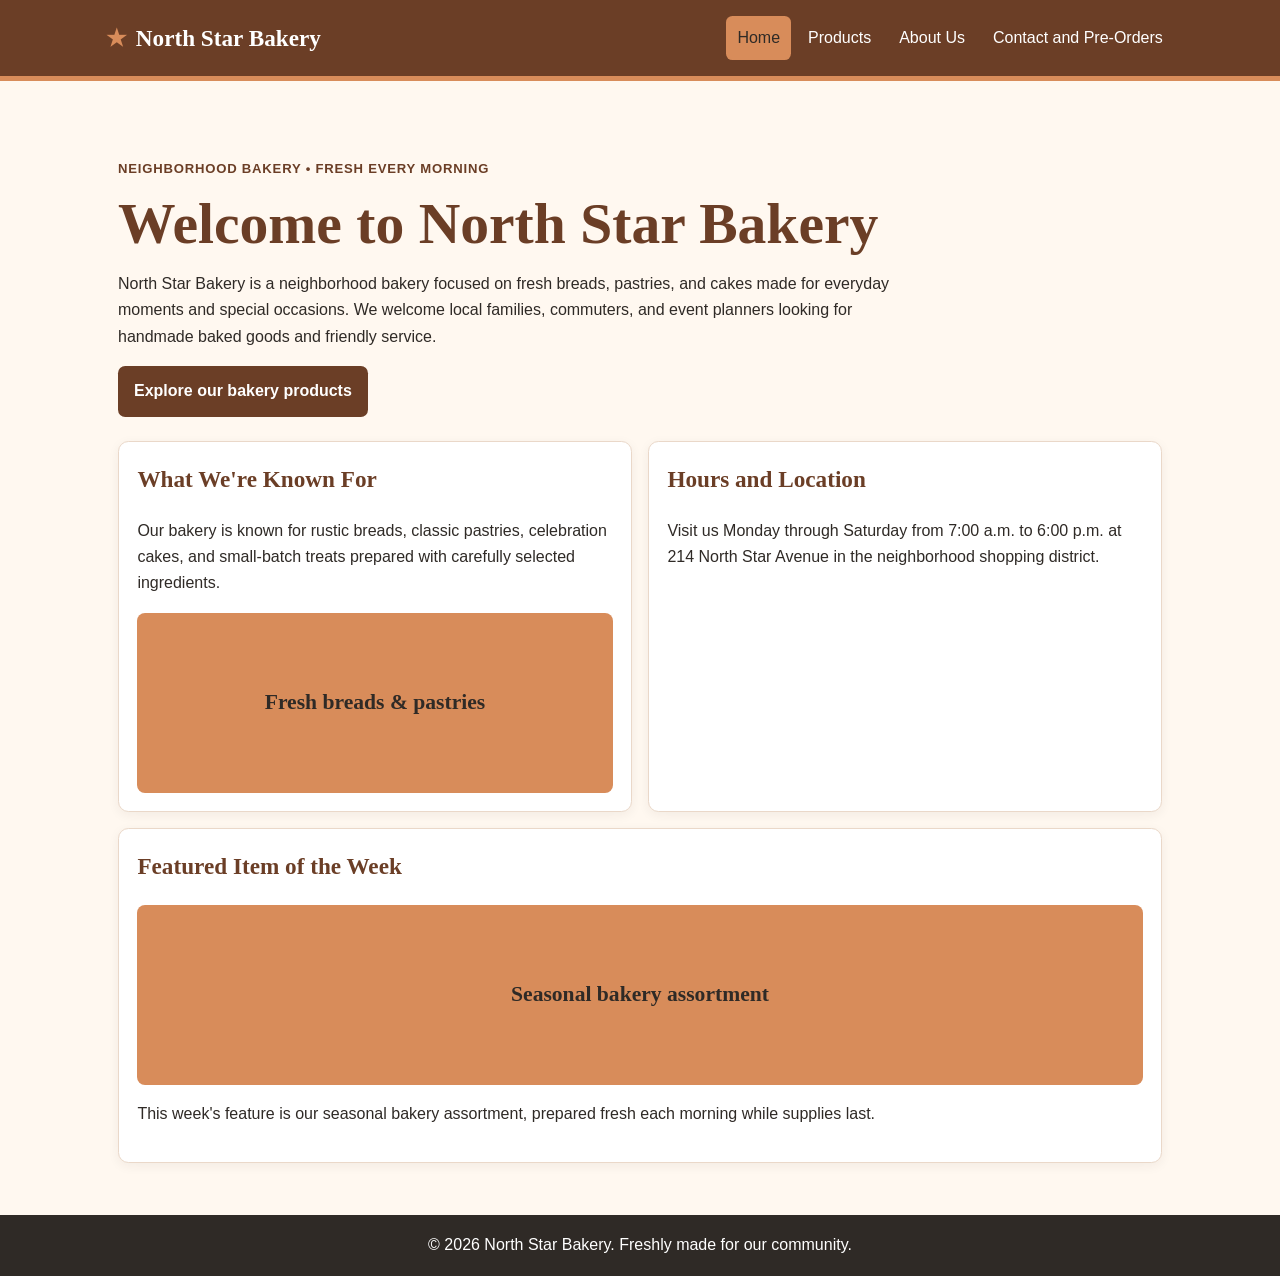
<file: index.html>
<!DOCTYPE html>
<html lang="en">
<head>
  <meta charset="UTF-8">
  <meta name="viewport" content="width=device-width, initial-scale=1.0">
  <title>North Star Bakery | Home</title>
  <link rel="stylesheet" href="styles.css">
  <script src="script.js" defer></script>
</head>
<body>
<header>
  <div class="header-inner">
    <div class="brand" aria-label="North Star Bakery">
      <span class="brand-mark" aria-hidden="true">★</span>
      <span>North Star Bakery</span>
    </div>
    <nav aria-label="Primary navigation">
      <ul>
        <li><a href="index.html" aria-current="page">Home</a></li>
        <li><a href="products.html">Products</a></li>
        <li><a href="about.html">About Us</a></li>
        <li><a href="contact.html">Contact and Pre-Orders</a></li>
      </ul>
    </nav>
  </div>
</header>

<main>
  <section class="hero">
    <p class="eyebrow">Neighborhood bakery • Fresh every morning</p>
    <h1>Welcome to North Star Bakery</h1>
    <p>North Star Bakery is a neighborhood bakery focused on fresh breads, pastries, and cakes made for everyday moments and special occasions. We welcome local families, commuters, and event planners looking for handmade baked goods and friendly service.</p>
    <a class="button-link" href="products.html">Explore our bakery products</a>
  </section>

  <div class="card-grid">
    <section class="card">
      <h2>What We're Known For</h2>
      <p>Our bakery is known for rustic breads, classic pastries, celebration cakes, and small-batch treats prepared with carefully selected ingredients.</p>
      <div class="media-placeholder" role="img" aria-label="North Star Bakery storefront with breads and pastries displayed in the front window">Fresh breads & pastries</div>
    </section>

    <section class="card">
      <h2>Hours and Location</h2>
      <p>Visit us Monday through Saturday from 7:00 a.m. to 6:00 p.m. at 214 North Star Avenue in the neighborhood shopping district.</p>
    </section>

    <section class="card">
      <h2>Featured Item of the Week</h2>
      <div class="media-placeholder featured" role="img" aria-label="Featured selection of fresh baked goods from North Star Bakery">Seasonal bakery assortment</div>
      <p>This week's feature is our seasonal bakery assortment, prepared fresh each morning while supplies last.</p>
    </section>
  </div>
</main>

<footer><p>&copy; 2026 North Star Bakery. Freshly made for our community.</p></footer>
</body>
</html>
</file>
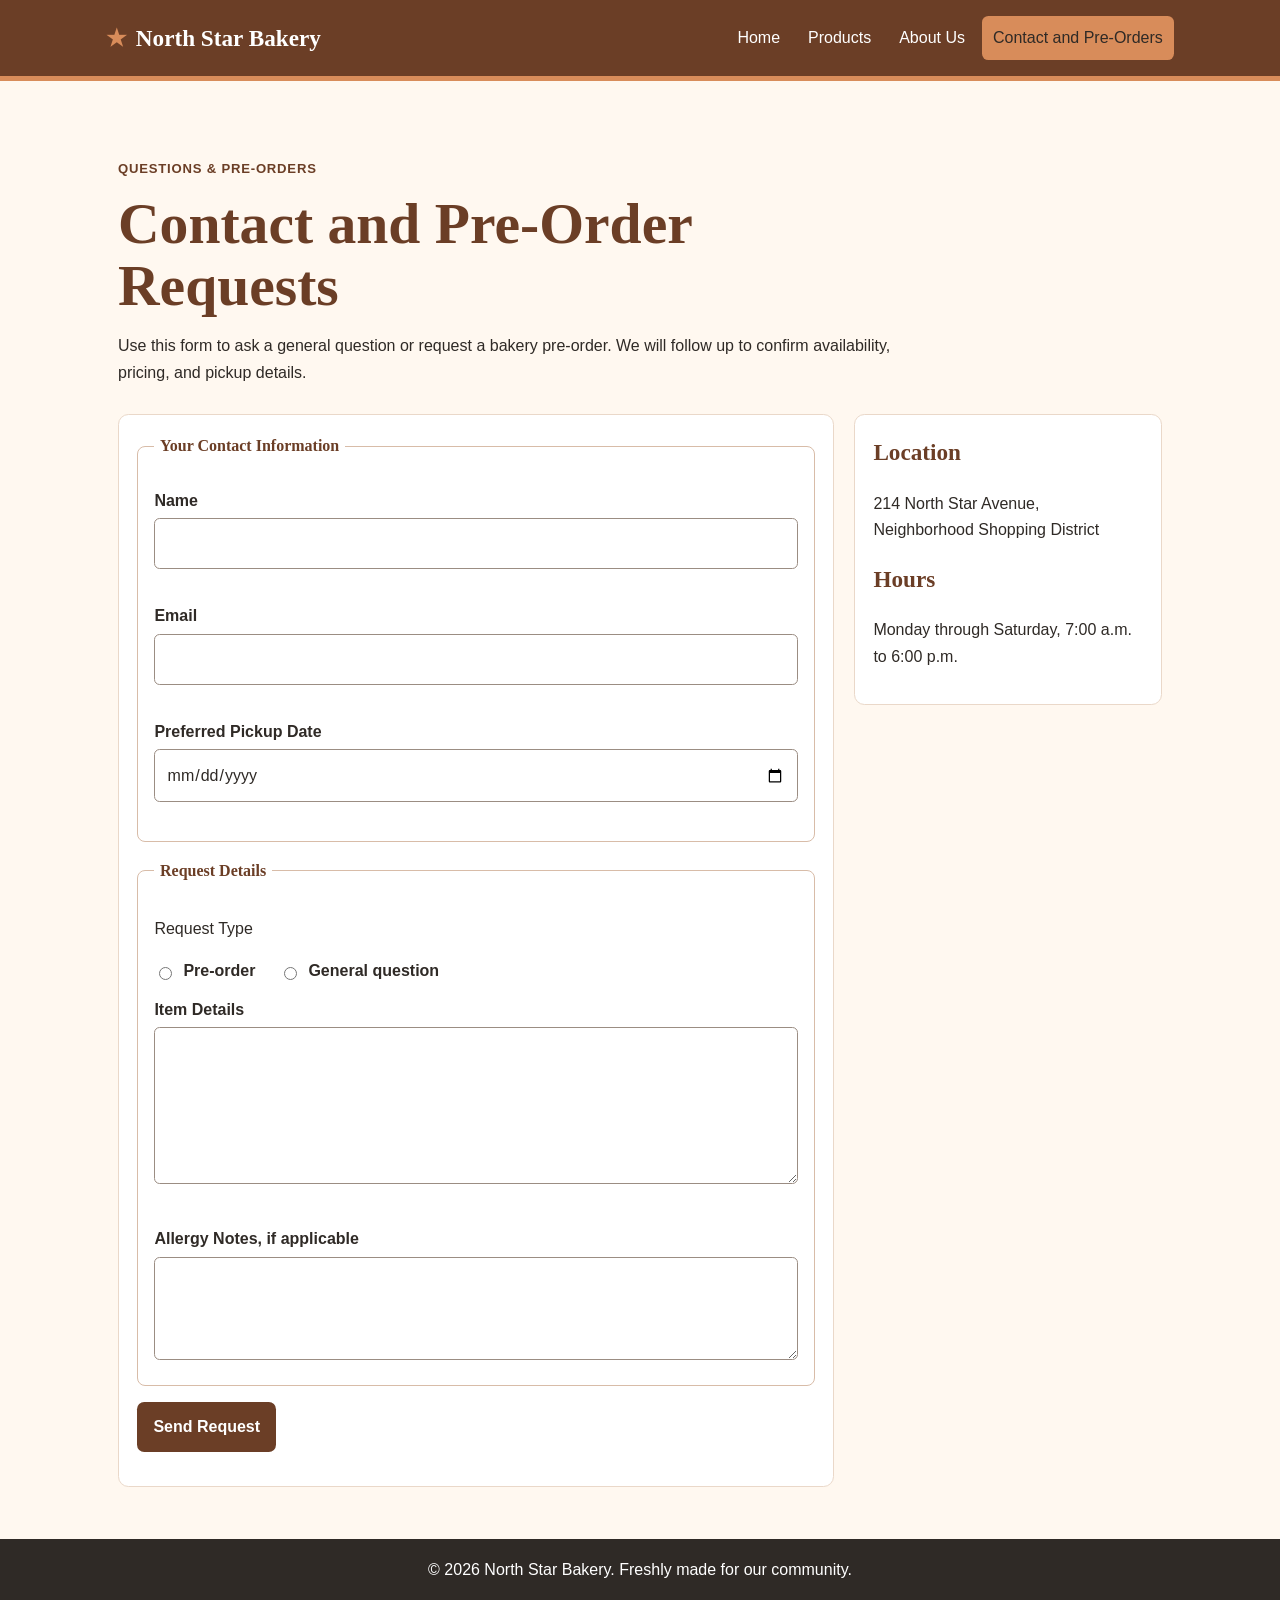
<file: contact.html>
<!DOCTYPE html>
<html lang="en">
<head>
  <meta charset="UTF-8">
  <meta name="viewport" content="width=device-width, initial-scale=1.0">
  <title>North Star Bakery | Contact and Pre-Orders</title>
  <link rel="stylesheet" href="styles.css">
  <script src="script.js" defer></script>
</head>
<body>
<header>
  <div class="header-inner">
    <div class="brand" aria-label="North Star Bakery"><span class="brand-mark" aria-hidden="true">★</span><span>North Star Bakery</span></div>
    <nav aria-label="Primary navigation">
      <ul>
        <li><a href="index.html">Home</a></li>
        <li><a href="products.html">Products</a></li>
        <li><a href="about.html">About Us</a></li>
        <li><a href="contact.html" aria-current="page">Contact and Pre-Orders</a></li>
      </ul>
    </nav>
  </div>
</header>
<main>
  <section class="hero compact">
    <p class="eyebrow">Questions & pre-orders</p>
    <h1>Contact and Pre-Order Requests</h1>
    <p>Use this form to ask a general question or request a bakery pre-order. We will follow up to confirm availability, pricing, and pickup details.</p>
  </section>

  <div class="contact-layout">
    <form action="#" method="post" novalidate>
      <fieldset>
        <legend>Your Contact Information</legend>
        <label for="name">Name</label>
        <input type="text" id="name" name="name" required>
        <p id="name-error" class="field-error" aria-live="polite"></p>
        <label for="email">Email</label>
        <input type="email" id="email" name="email" required>
        <p id="email-error" class="field-error" aria-live="polite"></p>
        <label for="pickup-date">Preferred Pickup Date</label>
        <input type="date" id="pickup-date" name="pickup-date" required>
        <p id="pickup-date-error" class="field-error" aria-live="polite"></p>
      </fieldset>
      <fieldset>
        <legend>Request Details</legend>
        <p>Request Type</p>
        <div class="radio-row">
          <input type="radio" id="preorder" name="request-type" value="pre-order" required>
          <label for="preorder">Pre-order</label>
          <input type="radio" id="question" name="request-type" value="general-question">
          <label for="question">General question</label>
        </div>
        <label for="item-details">Item Details</label>
        <textarea id="item-details" name="item-details" rows="5" required></textarea>
        <p id="item-details-error" class="field-error" aria-live="polite"></p>
        <label for="allergy-notes">Allergy Notes, if applicable</label>
        <textarea id="allergy-notes" name="allergy-notes" rows="3"></textarea>
      </fieldset>
      <button type="submit">Send Request</button>
      <p id="form-status" class="feedback-message" aria-live="polite"></p>
    </form>

    <aside class="info-panel">
      <section><h2>Location</h2><p>214 North Star Avenue, Neighborhood Shopping District</p></section>
      <section><h2>Hours</h2><p>Monday through Saturday, 7:00 a.m. to 6:00 p.m.</p></section>
    </aside>
  </div>
</main>
<footer><p>&copy; 2026 North Star Bakery. Freshly made for our community.</p></footer>
</body>
</html>
</file>
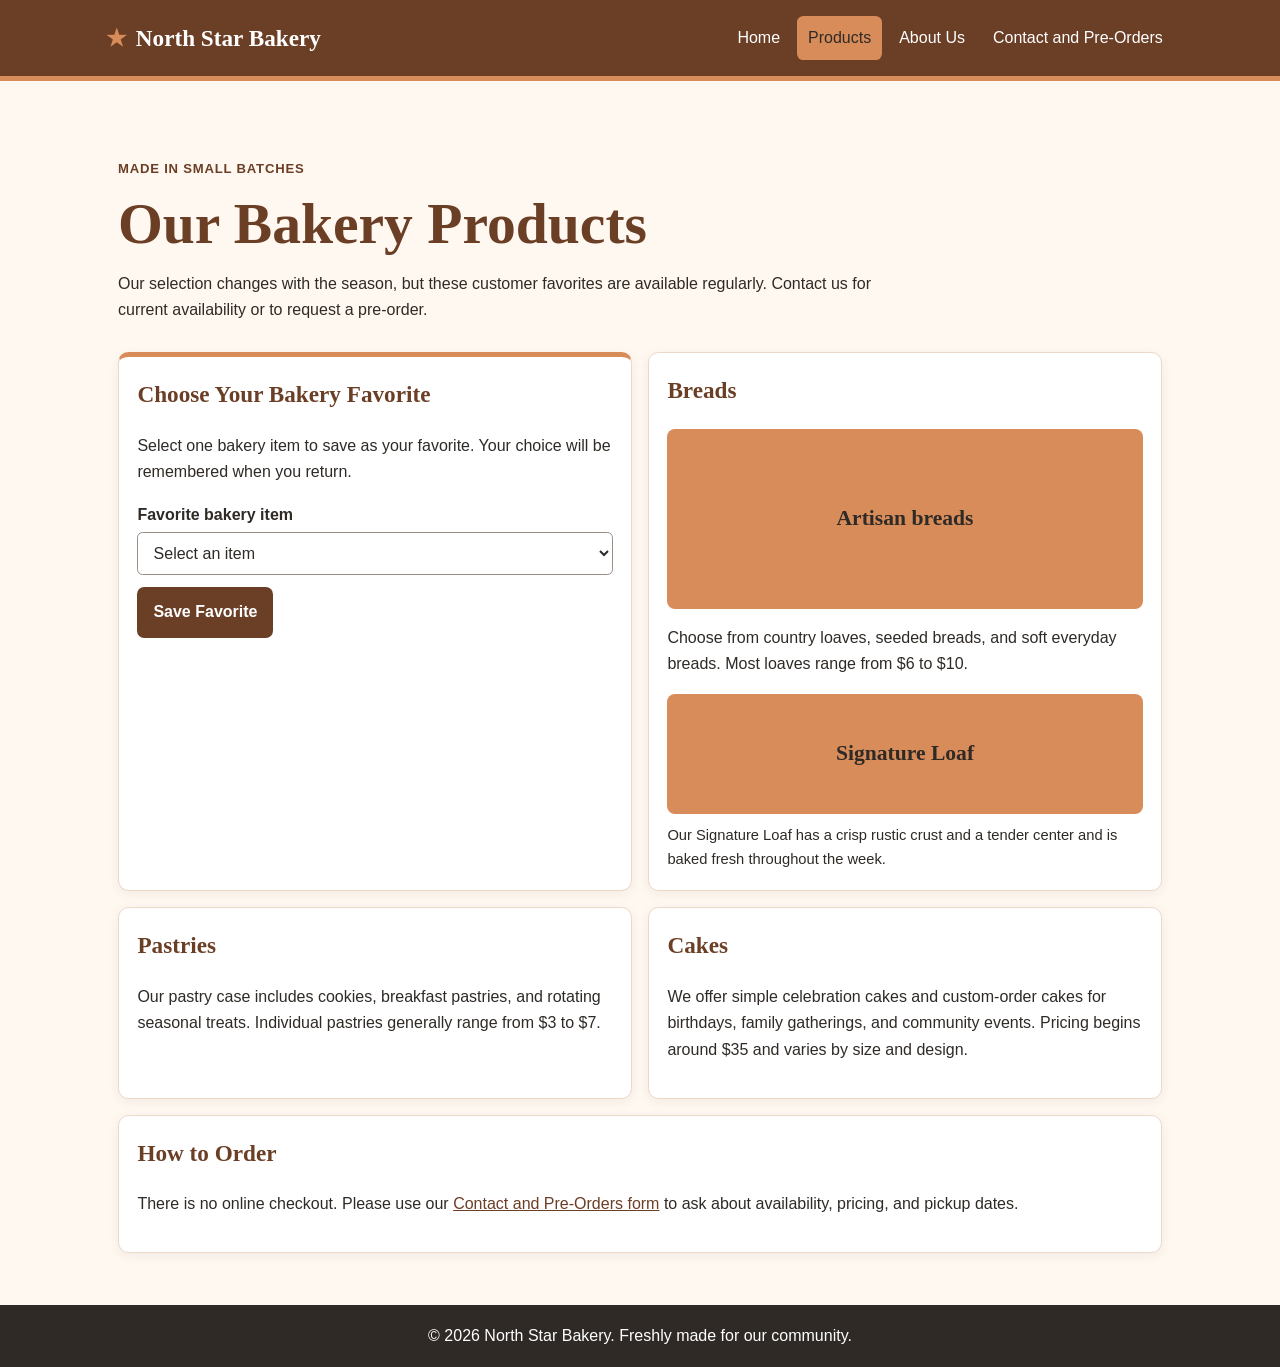
<file: products.html>
<!DOCTYPE html>
<html lang="en">
<head>
  <meta charset="UTF-8">
  <meta name="viewport" content="width=device-width, initial-scale=1.0">
  <title>North Star Bakery | Products</title>
  <link rel="stylesheet" href="styles.css">
  <script src="script.js" defer></script>
</head>
<body>
<header>
  <div class="header-inner">
    <div class="brand" aria-label="North Star Bakery"><span class="brand-mark" aria-hidden="true">★</span><span>North Star Bakery</span></div>
    <nav aria-label="Primary navigation">
      <ul>
        <li><a href="index.html">Home</a></li>
        <li><a href="products.html" aria-current="page">Products</a></li>
        <li><a href="about.html">About Us</a></li>
        <li><a href="contact.html">Contact and Pre-Orders</a></li>
      </ul>
    </nav>
  </div>
</header>
<main>
  <section class="hero compact">
    <p class="eyebrow">Made in small batches</p>
    <h1>Our Bakery Products</h1>
    <p>Our selection changes with the season, but these customer favorites are available regularly. Contact us for current availability or to request a pre-order.</p>
  </section>

  <div class="card-grid products">

    <section class="card favorite-feature" aria-labelledby="favorite-heading">
      <h2 id="favorite-heading">Choose Your Bakery Favorite</h2>
      <p>Select one bakery item to save as your favorite. Your choice will be remembered when you return.</p>

      <label for="favorite-product">Favorite bakery item</label>
      <select id="favorite-product" name="favorite-product">
        <option value="">Select an item</option>
      </select>

      <button type="button" id="save-favorite">Save Favorite</button>
      <p id="favorite-result" class="feedback-message" aria-live="polite"></p>
    </section>

    <section class="card">
      <h2>Breads</h2>
      <div class="media-placeholder" role="img" aria-label="Assortment of artisan bread loaves displayed at North Star Bakery">Artisan breads</div>
      <p>Choose from country loaves, seeded breads, and soft everyday breads. Most loaves range from $6 to $10.</p>
      <figure>
        <div class="media-placeholder small" role="img" aria-label="North Star Bakery signature rustic loaf resting on a cloth">Signature Loaf</div>
        <figcaption>Our Signature Loaf has a crisp rustic crust and a tender center and is baked fresh throughout the week.</figcaption>
      </figure>
    </section>
    <section class="card"><h2>Pastries</h2><p>Our pastry case includes cookies, breakfast pastries, and rotating seasonal treats. Individual pastries generally range from $3 to $7.</p></section>
    <section class="card"><h2>Cakes</h2><p>We offer simple celebration cakes and custom-order cakes for birthdays, family gatherings, and community events. Pricing begins around $35 and varies by size and design.</p></section>
    <section class="card"><h2>How to Order</h2><p>There is no online checkout. Please use our <a href="contact.html">Contact and Pre-Orders form</a> to ask about availability, pricing, and pickup dates.</p></section>
  </div>
</main>
<footer><p>&copy; 2026 North Star Bakery. Freshly made for our community.</p></footer>
</body>
</html>
</file>
<file: styles.css>
/* North Star Bakery — Touchstone 3
   Mobile-first visual system: 4 colors, 2 font families, Flexbox + media query. */
:root {
  --cream: #FFF8F0;
  --brown: #6B3E26;
  --peach: #D88C5A;
  --charcoal: #2F2A26;
  --white: #FFFFFF;
}

* { box-sizing: border-box; }

body {
  margin: 0;
  background: var(--cream);
  color: var(--charcoal);
  font-family: Arial, Helvetica, sans-serif;
  font-size: 1rem;
  line-height: 1.65;
}

h1, h2, legend, .brand {
  font-family: Georgia, "Times New Roman", serif;
  color: var(--brown);
}

h1 { font-size: clamp(2rem, 8vw, 3.6rem); line-height: 1.08; margin: .25rem 0 1rem; }
h2 { font-size: 1.45rem; margin-top: 0; }
a { color: var(--brown); }
a:focus-visible, button:focus-visible, input:focus-visible, textarea:focus-visible { outline: 3px solid var(--peach); outline-offset: 3px; }

header {
  background: var(--brown);
  color: var(--white);
  border-bottom: 5px solid var(--peach);
}

.header-inner {
  max-width: 1100px;
  margin: 0 auto;
  padding: 1rem;
  display: flex;
  flex-direction: column;
  gap: 1rem;
}

.brand { color: var(--white); font-size: 1.45rem; font-weight: 700; display: flex; align-items: center; gap: .55rem; }
.brand-mark { color: var(--peach); }

nav ul { list-style: none; padding: 0; margin: 0; display: flex; flex-direction: column; gap: .35rem; }
nav a { display: block; color: var(--white); text-decoration: none; padding: .55rem .7rem; border-radius: .4rem; }
nav a:hover, nav a[aria-current="page"] { background: var(--peach); color: var(--charcoal); }

main { max-width: 1100px; margin: 0 auto; padding: 1.25rem; }
.hero { padding: 2.25rem 0 1.5rem; max-width: 780px; }
.hero.compact { padding-bottom: .75rem; }
.eyebrow { color: var(--brown); font-weight: 700; letter-spacing: .06em; text-transform: uppercase; font-size: .82rem; }

.button-link, button {
  display: inline-block;
  background: var(--brown);
  color: var(--white);
  border: 0;
  border-radius: .45rem;
  padding: .75rem 1rem;
  font: inherit;
  font-weight: 700;
  text-decoration: none;
  cursor: pointer;
}
.button-link:hover, button:hover { background: var(--peach); color: var(--charcoal); }

.card-grid { display: flex; flex-direction: column; gap: 1rem; padding-bottom: 1.5rem; }
.card {
  background: var(--white);
  border: 1px solid #ead8c9;
  border-radius: .65rem;
  padding: 1.15rem;
  box-shadow: 0 3px 12px rgba(47,42,38,.06);
  flex: 1 1 260px;
}

.media-placeholder {
  min-height: 180px;
  border-radius: .5rem;
  background: var(--peach);
  color: var(--charcoal);
  display: flex;
  align-items: center;
  justify-content: center;
  text-align: center;
  font-family: Georgia, "Times New Roman", serif;
  font-size: 1.35rem;
  font-weight: 700;
  padding: 1rem;
}
.media-placeholder.small { min-height: 120px; }
figure { margin: 1rem 0 0; }
figcaption { margin-top: .6rem; font-size: .92rem; }

video { width: 100%; max-width: 100%; border-radius: .5rem; background: var(--charcoal); }
.note { font-size: .9rem; }

.contact-layout { display: flex; flex-direction: column; gap: 1.25rem; padding-bottom: 1.5rem; }
form, .info-panel {
  background: var(--white);
  border: 1px solid #ead8c9;
  border-radius: .65rem;
  padding: 1.15rem;
}
fieldset { border: 1px solid #d8bca8; border-radius: .5rem; margin: 0 0 1rem; padding: 1rem; }
legend { font-weight: 700; padding: 0 .35rem; }
label { display: block; font-weight: 700; margin-top: .75rem; }
input[type="text"], input[type="email"], input[type="date"], textarea {
  width: 100%;
  margin-top: .25rem;
  padding: .7rem;
  border: 1px solid #9b8d83;
  border-radius: .35rem;
  background: var(--white);
  color: var(--charcoal);
  font: inherit;
}
.radio-row { display: flex; flex-wrap: wrap; align-items: center; gap: .5rem; }
.radio-row label { display: inline; margin: 0 1rem 0 0; }

footer { background: var(--charcoal); color: var(--white); text-align: center; padding: 1.1rem; }
footer p { margin: 0; }

@media (min-width: 760px) {
  .header-inner { flex-direction: row; justify-content: space-between; align-items: center; }
  nav ul { flex-direction: row; flex-wrap: wrap; justify-content: flex-end; }
  main { padding: 1.75rem; }
  .card-grid { flex-direction: row; flex-wrap: wrap; }
  .card-grid .card { flex: 1 1 calc(50% - 1rem); }
  .products .card { flex-basis: calc(50% - 1rem); }
  .contact-layout { flex-direction: row; align-items: flex-start; }
  .contact-layout form { flex: 2 1 620px; }
  .info-panel { flex: 1 1 260px; }
}


/* Touchstone 4: JavaScript feature, validation, and browser-storage feedback */
select {
  width: 100%;
  margin-top: .25rem;
  margin-bottom: .75rem;
  padding: .7rem;
  border: 1px solid #9b8d83;
  border-radius: .35rem;
  background: var(--white);
  color: var(--charcoal);
  font: inherit;
}

.favorite-feature {
  border-top: 5px solid var(--peach);
}

.feedback-message {
  margin-top: .85rem;
  font-weight: 700;
  color: var(--brown);
}

.field-error {
  min-height: 1.2em;
  margin: .3rem 0 0;
  font-size: .92rem;
  font-weight: 700;
  color: #8b1e1e;
}

.input-error {
  border: 2px solid #8b1e1e !important;
}

.saved-value {
  background: #fff3e9;
  border-left: 4px solid var(--peach);
  padding: .65rem .75rem;
  border-radius: .35rem;
}
</file>
